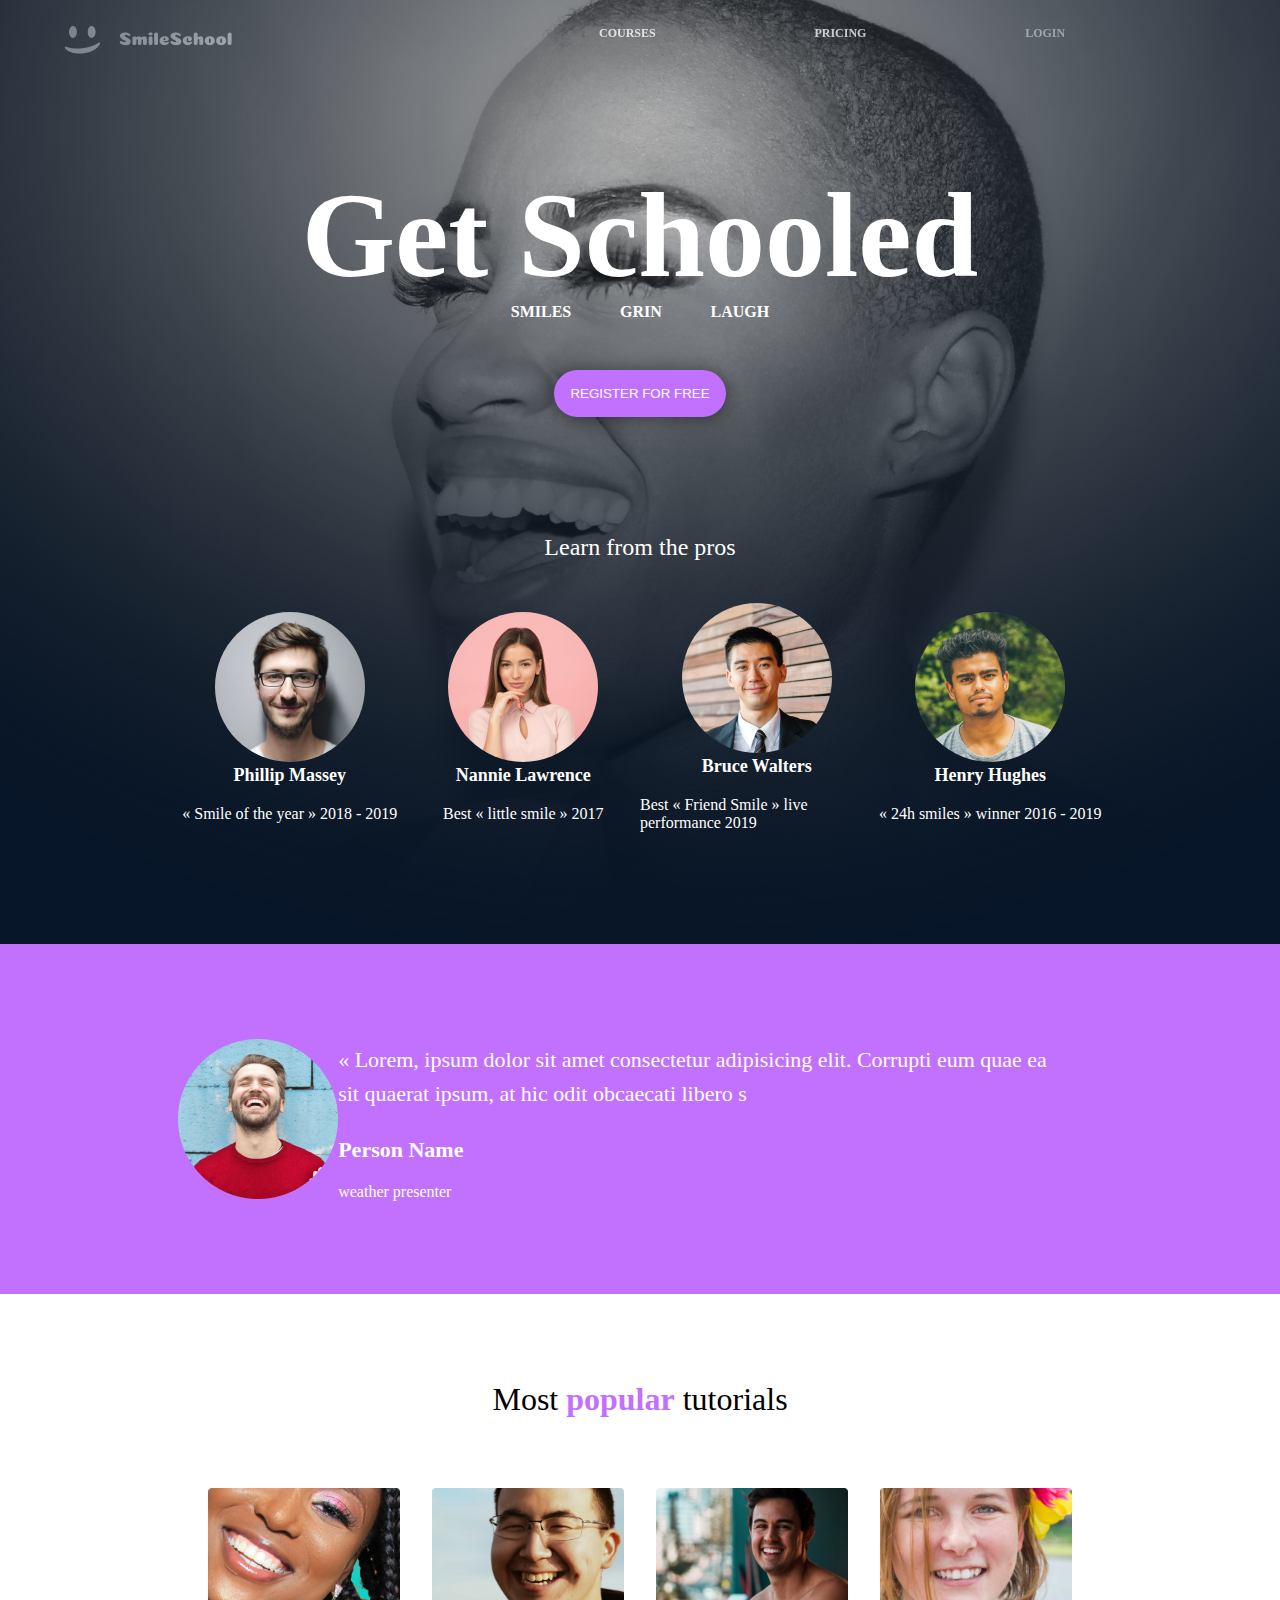
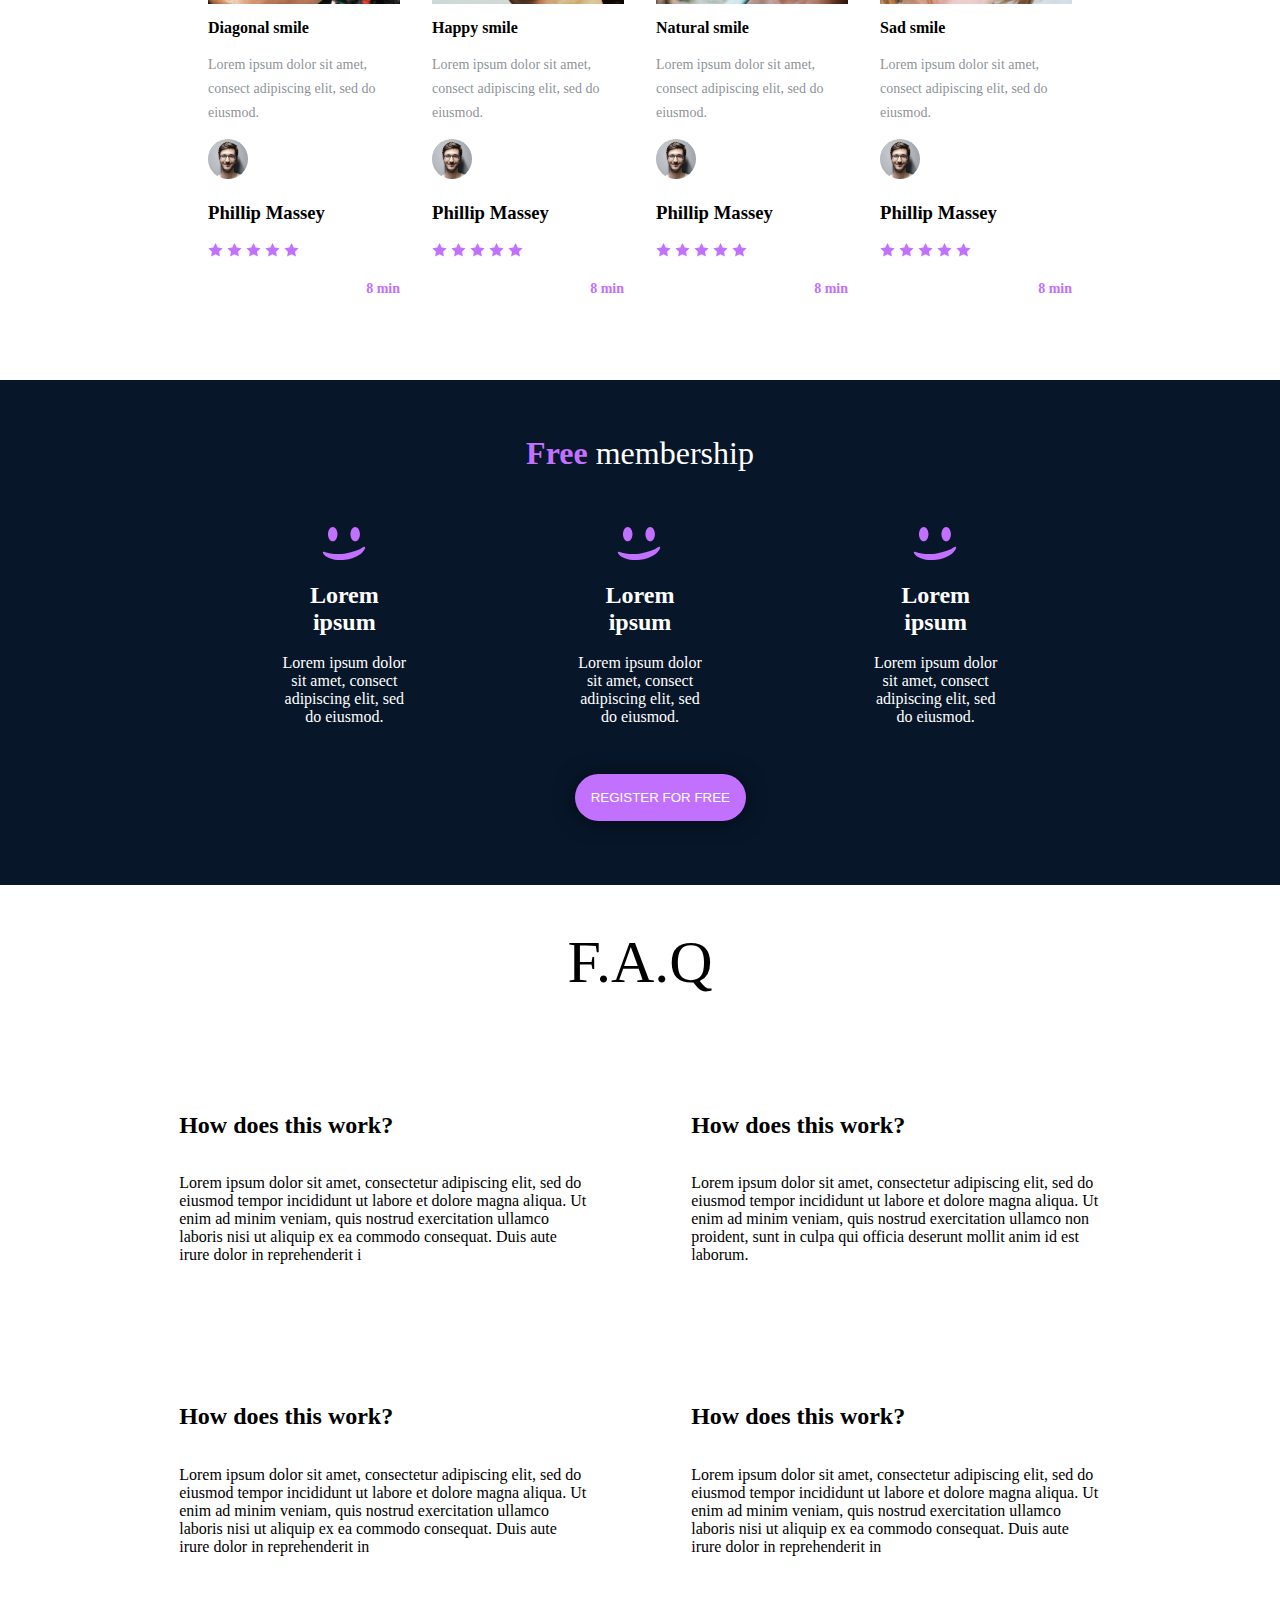
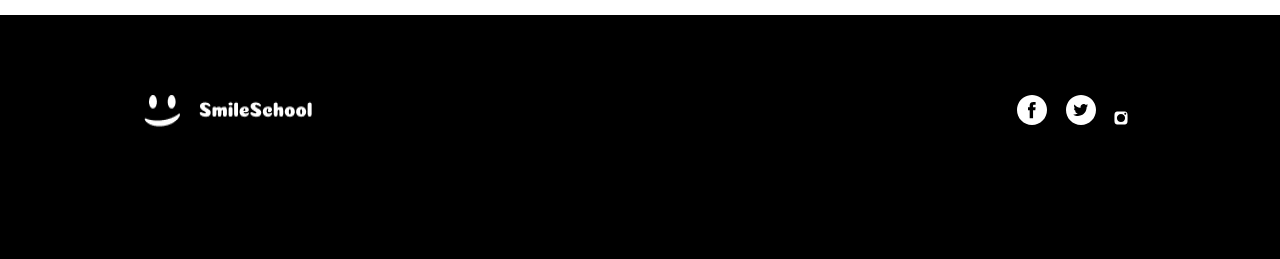
<file: css_advanced/index.html>
<!DOCTYPE html>
<html lang="en">

<head>
  <meta charset="UTF-8">
  <meta http-equiv="X-UA-Compatible" content="IE=edge">
  <meta name="viewport" content="width=device-width, initial-scale=1.0">
  <title>NY's figma</title>
  <link rel="stylesheet" href="style.css">
</head>

<body>

  <header>
    <div class="log">
      <a href="#"><img src="images/logo.ico" alt="picture 1"></a>
    </div>
    <div class="nav-links">
      <a href="">courses</a>
      <a href="">pricing</a>
      <a href="">login</a>
    </div>
  </header>

  <main>
    <section class="big-sec">
      <div class="school-body">
        <h1 class="school-heading">
          Get Schooled
        </h1>
        <p class="school-txt">
          <span>SMILES</span>
          <span>GRIN</span>
          <span>LAUGH</span>
        </p>
        <button class="regi-button">
          REGISTER FOR FREE
        </button>
      </div>
      <div class="worker">
        <h2 class="worker-title">
            <span class="secondary-color">Learn</span> from the pros
        </h2>
        <div class="worker-block">
            <div class="worker-ID">
                <img src="images/philip.png" alt="philip">
                <h3>Phillip Massey</h3>
                <p>« Smile of the year » 2018 - 2019</p>
            </div>
            <div class="worker-ID">
                <img src="images/nannie.png" alt="nannie">
                <h3>Nannie Lawrence</h3>
                <p>Best « little smile » 2017</p>
            </div>
            <div class="worker-ID">
                <img src="images/bruce.png" alt="bruce">
                <h3>Bruce Walters</h3>
                <p>Best « Friend Smile » live performance 2019</p>
            </div>
            <div class="worker-ID">
                <img src="images/henry -.png" alt="henry">
                <h3>Henry Hughes</h3>
                <p>« 24h smiles » winner 2016 - 2019</p>
            </div>
        </div>
    </div>
    </section>
    <section class="people-part">
      <div class="people-body">
        <img src="images/red t guy.png" alt="avatar">
        <div>
          <blockquote>
            « Lorem, ipsum dolor sit amet consectetur adipisicing elit. Corrupti eum quae ea sit quaerat ipsum, at hic
            odit obcaecati libero s
          </blockquote>
          <p class="people-name">
            Person Name
          </p>
          <P>
            weather presenter
          </P>
        </div>
      </div>
    </section>
    <section class="video">
      <h1>Most <span class="learn-color">popular</span> tutorials </h1>
      <div class="video-s">
        <div class="video-l" >
          <img src="images/preview 1.png" alt="">
          <h2 class="video-name">
            Diagonal smile
          </h2>
          <p class="video-discrip">
            Lorem ipsum dolor sit amet, consect adipiscing elit, sed do eiusmod.
          </p>
          <div class="author">
            <img class="author-img" src="images/philip.png" alt="philip">
            <h3 class="author-name">Phillip Massey</h3>
          </div>
          <div class="rate">
            <img src="svgs/Star_1.svg" alt="">
            <img src="svgs/Star_1.svg" alt="">
            <img src="svgs/Star_1.svg" alt="">
            <img src="svgs/Star_1.svg" alt="">
            <img src="svgs/Star_1.svg" alt="">
          </div>
          <p class="time">8 min</p>
          </div>
        <div class="video-l" >
        <img src="images/preview 2.png" alt="">
        <h2 class="video-name">
          Happy smile
        </h2>
        <p class="video-discrip">
          Lorem ipsum dolor sit amet, consect adipiscing elit, sed do eiusmod.
        </p>
        <div class="author">
          <img class="author-img" src="images/philip.png" alt="philip">
          <h3 class="author-name">Phillip Massey</h3>
        </div>
        <div class="rate">
          <img src="svgs/Star_1.svg" alt="">
          <img src="svgs/Star_1.svg" alt="">
          <img src="svgs/Star_1.svg" alt="">
          <img src="svgs/Star_1.svg" alt="">
          <img src="svgs/Star_1.svg" alt="">
        </div>
        <p class="time">8 min</p>
        </div>
        <div class="video-l" >
        <img src="images/preview 3.png" alt="">
        <h2 class="video-name">
          Natural smile
        </h2>
        <p class="video-discrip">
          Lorem ipsum dolor sit amet, consect adipiscing elit, sed do eiusmod.
        </p>
        <div class="author">
          <img class="author-img" src="images/philip.png" alt="philip">
          <h3 class="author-name">Phillip Massey</h3>
        </div>
        <div class="rate">
          <img src="svgs/Star_1.svg" alt="">
          <img src="svgs/Star_1.svg" alt="">
          <img src="svgs/Star_1.svg" alt="">
          <img src="svgs/Star_1.svg" alt="">
          <img src="svgs/Star_1.svg" alt="">
        </div>
        <p class="time">8 min</p>
        </div>
        <div class="video-l" >
        <img src="images/preview 4.png" alt="">
        <h2 class="video-name">
          Sad smile
        </h2>
        <p class="video-discrip">
          Lorem ipsum dolor sit amet, consect adipiscing elit, sed do eiusmod.
        </p>
        <div class="author">
          <img class="author-img" src="images/philip.png" alt="philip">
          <h3 class="author-name">Phillip Massey</h3>
        </div>
        <div class="rate">
          <img src="svgs/Star_1.svg" alt="">
          <img src="svgs/Star_1.svg" alt="">
          <img src="svgs/Star_1.svg" alt="">
          <img src="svgs/Star_1.svg" alt="">
          <img src="svgs/Star_1.svg" alt="">
        </div>
        <p class="time">8 min</p>
        </div>
      </div>
    </div>
    </section>
    <section class="membership-part">
      <h1>
        <span class="learn-color">Free</span> membership
      </h1>
      <div class="membership" >
        <div class="membership-refre">
          <img src="svgs/smile.svg" alt="smile">
          <h2>Lorem ipsum</h2>
          <p>Lorem ipsum dolor sit amet, consect adipiscing elit, sed do eiusmod.</p>
        </div>
        <div class="membership-refre">
          <img src="svgs/smile.svg" alt="smile">
          <h2>Lorem ipsum</h2>
          <p>Lorem ipsum dolor sit amet, consect adipiscing elit, sed do eiusmod.</p>
        </div>
        <div class="membership-refre">
          <img src="svgs/smile.svg" alt="smile">
          <h2>Lorem ipsum</h2>
          <p>Lorem ipsum dolor sit amet, consect adipiscing elit, sed do eiusmod.</p>
        </div>
      </div>
      <button class="member-button">
        REGISTER FOR FREE
      </button>
    </section>
    <section class="faq-section" >
      <h1 >F.A.Q</h1>
      <div class="fq-list1">
        <div class="fq-conte">
            <h2>How does this work?</h2>
            <p>
              Lorem ipsum dolor sit amet, consectetur adipiscing elit, sed do eiusmod tempor incididunt ut
              labore et dolore magna aliqua. Ut enim ad minim veniam, quis nostrud exercitation ullamco
              laboris nisi ut aliquip ex ea commodo consequat. Duis aute irure dolor in reprehenderit i
            </p>
          </div>
          <div class="fq-conte">
            <h2>How does this work?</h2>
            <p>
              Lorem ipsum dolor sit amet, consectetur adipiscing elit, sed do eiusmod tempor incididunt ut
              labore et dolore magna aliqua. Ut enim ad minim veniam, quis nostrud exercitation ullamco
              non proident, sunt in culpa qui officia deserunt mollit anim id est laborum.
            </p>
          </div>
          </div>
          <div class="fq-list2">
          <div class="fq-conte">
            <h2>How does this work?</h2>
            <p>
              Lorem ipsum dolor sit amet, consectetur adipiscing elit, sed do eiusmod tempor incididunt ut
              labore et dolore magna aliqua. Ut enim ad minim veniam, quis nostrud exercitation ullamco
              laboris nisi ut aliquip ex ea commodo consequat. Duis aute irure dolor in reprehenderit in
            </p>
          </div>
          <div class="fq-conte">
            <h2>How does this work?</h2>
            <p>
              Lorem ipsum dolor sit amet, consectetur adipiscing elit, sed do eiusmod tempor incididunt ut
              labore et dolore magna aliqua. Ut enim ad minim veniam, quis nostrud exercitation ullamco
              laboris nisi ut aliquip ex ea commodo consequat. Duis aute irure dolor in reprehenderit in
            </p>
        </div>
      </div>
    </section>
  </main>

  <footer>
    <div class="foot-cont">
      <div class="navigation-foot">
        <img src="images/logo.ico" alt="">
        <div>
          <a href="#"><img src="svgs/facebook.svg" alt="facebook"></a>
          <a href="#"><img src="svgs/twitter.svg" alt="tweeter"></a>
          <a href="#"><img src="svgs/instagram.svg" alt=" instgram"></a>
        
        </div>
      </div>
      <p>©smileschool 2020</p>
    </div>
  </footer>
</body>

</html>
</file>
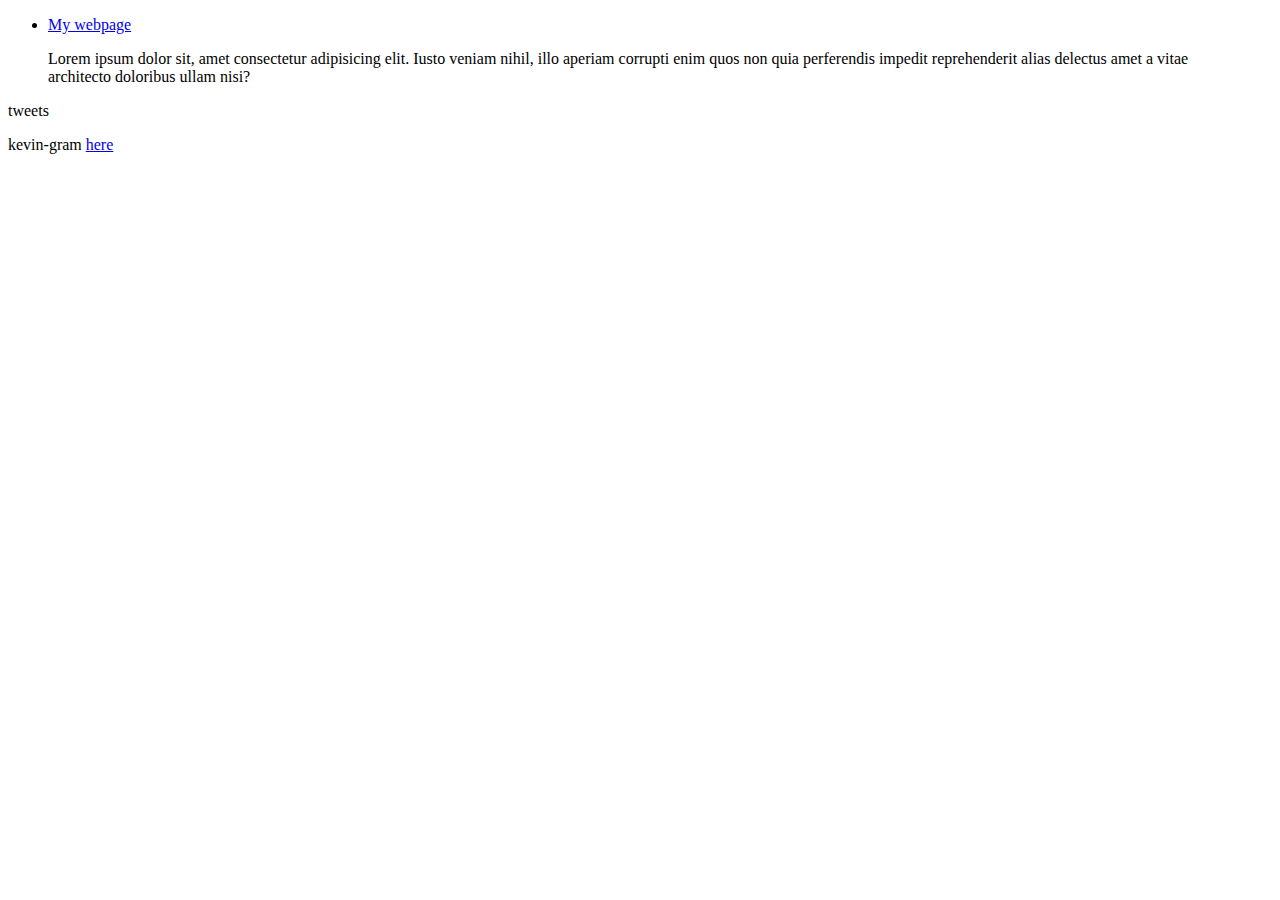
<file: css_basic/tweets.html>
<!DOCTYPE html>
<html lang="en">

<head>
    <meta charset="UTF-8">

    <title>My webpage</title>
</head>

<body>
    <header>
        <ul>
            <li><a href="index.html">My webpage</a></li>
        </ul>
    </header>

    <main>
        <article>
            <blockquote class="tweet">
                <p lang="en" dir="ltr">
                <p>Lorem ipsum dolor sit, amet consectetur adipisicing elit. Iusto veniam nihil, illo aperiam corrupti
                    enim quos non quia perferendis impedit reprehenderit alias delectus amet a vitae architecto
                    doloribus ullam nisi?</p><a
                    href="https://twitter.com/therealestemy"></a>
            </blockquote>
            <script async src="https://platform.twitter.com/widgets.js" charset="utf-8"></script>
        </article>

        <aside>
            <p>tweets</p>

        </aside>
    </main>
    <footer>
        <p>kevin-gram <a href="tweets.html" target="_blank">here</a></p>
    </footer>



</body>

</html>
</file>
<file: css_advanced/style.css>
body {
    font-family: "Source Sans Pro";
    font-style: normal;
}

header {
    display: flex;
    flex-direction: row;
    flex: auto;
    background-image: url("images/background.png");
    padding: 2% 5% 2% 5%;
    filter: grayscale(100%);
    position: absolute;
    left: -0.025%;
    right: -0.025%;
    top: 0%;
    bottom: -26.48%;
}

header .log {
    flex: 2;
    z-index: 1;
}

header .nav-links {
    flex: 4;
    font-weight: 700;
    font-size: 12px;
    line-height: 15px;
    text-transform: uppercase;
    z-index: 1;
    display: flex;
    justify-content: space-evenly;
}

header .nav-links a {
    margin-left: 1%;
    margin-right: 1%;
    text-decoration: none;
    color: white;
}

.big-sec {
    left: 20%;
    right: 20%;
    display: flex;
    flex-direction: column;
    margin-bottom: -2.6rem;
    background-blend-mode: color;
    background: rgba(0, 0, 0, 1);
    background: radial-gradient(85.9% 85.9% at 50% 14.1%,
            rgba(41, 48, 61, 0.0001) 0%,
            #071629 100%);
    color: white;
}

.school-body{
    display: flex;
    flex-direction: column;
    padding-top: 5rem;
}

.school-heading {
    height: 151px;
    font-weight: 700;
    font-size: 120px;
    line-height: 151px;
    text-align: center;
    color: #ffffff;
}

.school-txt {
    height: 20px;
    position: relative;
    margin-top: -7%;
    text-align: center;
    font-weight: 700;
    font-size: 16px;
    line-height: 20px;
    color: #ffffff;
    display: flex;
    justify-content: space-around;
    margin-left: 38%;
    margin-right: 38%;
}

.regi-button {
    background: #c271ff;
    border-radius: 25px;
    border: none;
    padding: 0.7rem;
    color: white;
    font-weight: 500;
    box-shadow: 0px 1px 20px rgba(0, 0, 0, 0.5);
    position: relative;
    align-self: center;
    margin: 2rem;
    padding: 1rem;
}

.learn-color {
    color: #c271ff;
}

.worker {
    padding: 2%;
    display: flex;
    flex-direction: column;
}

.worker-title {
    position: relative;
    align-self: center;
    padding: 2rem;
    font-weight: 300;
    line-height: 40px;
    padding-bottom: 1rem;
}

.worker-title .learn-color{
    font-weight: 700;
}

.worker-block {
    display: flex;
    flex-direction: row;
    justify-content: center;
}

.worker-ID {
    width: 19%;
    margin-bottom: 7rem;
    display: flex;
    flex-direction: column;
    justify-content: center;
    align-items: center;
}

.worker img {
    border-radius: 50%;
    max-width: 80%;
}

.worker-ID h3 {
    font-weight: 900;
    font-size: 18px;
    margin-top: 0.2rem;
    margin-bottom: 0.2rem;
    text-align: center;
}

.pros-ID p {
    font-style: italic;
    text-align: center;
    font-size: 16px;
}


main {
    position: relative;
    display: flex;
    flex-direction: column;
    margin: -8px;
}

.people-part {
    background-color: #c271ff;
    padding: 6%;
}

.people-body {
    display: flex;
    flex-direction: row;
    justify-content: center;
    align-items: center;
    color: white;
    padding-left: 9%;
    padding-right: 9%;
}

.poeple-part img {
    width: 160px;
    height: 160px;
    margin-right: 3rem;
}

.people-part blockquote {
    font-weight: 400;
    font-size: 22px;
    line-height: 34px;
    margin-left: 0;
}

.people-part .people-name {
    font-weight: 700;
    font-size: 22px;
    line-height: 34px;
    margin-bottom: 0;
}

.people-part .weather {
    font-style: italic;
    font-weight: 400;
    font-size: 22px;
    line-height: 34px;
    margin-top: 0;
}

.video {
    display: flex;
    flex-direction: column;
    padding-top: 3rem;
    padding-bottom: 3rem;
}

.video h1,
.membership-section h1,
.faq-section h1 {
    text-align: center;
}

.video h1 {
    font-weight: 300;
    font-size: 32px;
    line-height: 40px;
    padding-top: 1rem;
    padding-bottom: 2rem;
}

.faq-section h1 {
    font-weight: 300;
    font-size: 60px;
    line-height: 75px;
}

.video-s {
    display: flex;
    flex-direction: row;
    justify-content: center;
    align-items: center;
}

.video-l {
    padding: 1rem;
    display: flex;
    flex-direction: column;
    max-width: 15%;
}

.video-l h2 {
    font-weight: 700;
    font-size: 16px;
    line-height: 20px;
    margin-bottom: 0.1rem;
}

.video-l .video-discrip {
    font-weight: 400;
    font-size: 14px;
    line-height: 24px;
    color: rgba(7, 22, 41, 0.501584);
}

.video-l .play {
    position: relative;
    top: -23%;
    left: 33%;
}

.video-l .author-name {
    display: flex;
    align-items: center;
}

.author img {
    border-radius: 50%;
    width: 40px;
    height: 40px;
}

.author-name h3 {
    font-weight: 600;
    font-size: 14px;
    line-height: 27px;
    color: #c271ff;
    margin-left: 1rem;
}

.rating-duration {
    display: flex;
    justify-content: space-between;
    align-items: center;
}

.time {
    font-weight: 600;
    font-size: 14px;
    line-height: 27px;
    text-align: right;
    color: #c271ff;
}

.membership-part {
    color: white;
    background: #071629;
    padding: 2rem;
}

.membership-part .learn-color,
.video .learn-color {
    font-weight: 700;
    font-size: 32px;
    line-height: 40px;
    text-align: center;
}

.membership-part h1 {
    font-weight: 300;
    font-size: 32px;
    line-height: 40px;
    text-align: center;
    padding-bottom: 2rem;
}

.membership-part button {
    left: 42%;
    background: #c271ff;
    border-radius: 25px;
    border: none;
    padding: 0.7rem;
    color: white;
    font-weight: 500;
    box-shadow: 0px 1px 20px rgba(0, 0, 0, 0.5);
    position: relative;
    align-self: center;
    margin: 2rem;
    padding: 1rem;
}

.membership {
    display: flex;
    justify-content: space-evenly;
    padding-left: 5rem;
    padding-right: 5rem;
}

.membership-refre {
    display: flex;
    flex-direction: column;
    max-width: 12%;
    align-items: center;
    text-align: center;
}

.membership-refre h2 {
    margin-bottom: 0.1rem;
}
/* .fq{
    display: flex;
    justify-content: center;
    align-self: center; */


.fq-list1 {
    display: flex;
    padding-left: 10%;
    padding-right: 10%;
}
.fq-list2 {
    display: flex;
    padding-left: 10%;
    padding-right: 10%;
}

.fq-conte {
    display: flex;
    flex: 50%;
    flex-direction: column;
    width: 50%;
    padding: 5%;
}

footer {
    background: black;
    padding: 1rem;
    margin: -8px;
}

.foot-cont {
    display: flex;
    flex-direction: column;
}

.navigation-foot {
    display: flex;
    justify-content: space-between;
    padding: 4rem 8rem 4rem 8rem;
}

.navigation-foot div a {
    margin-left: 0.4rem;
    margin-right: 0.5rem;
}

.foot-con p {
    color: white;
    opacity: 0.35;
    text-align: center;
    font-weight: 400;
    font-size: 12px;
    line-height: 15px;
}
</file>
